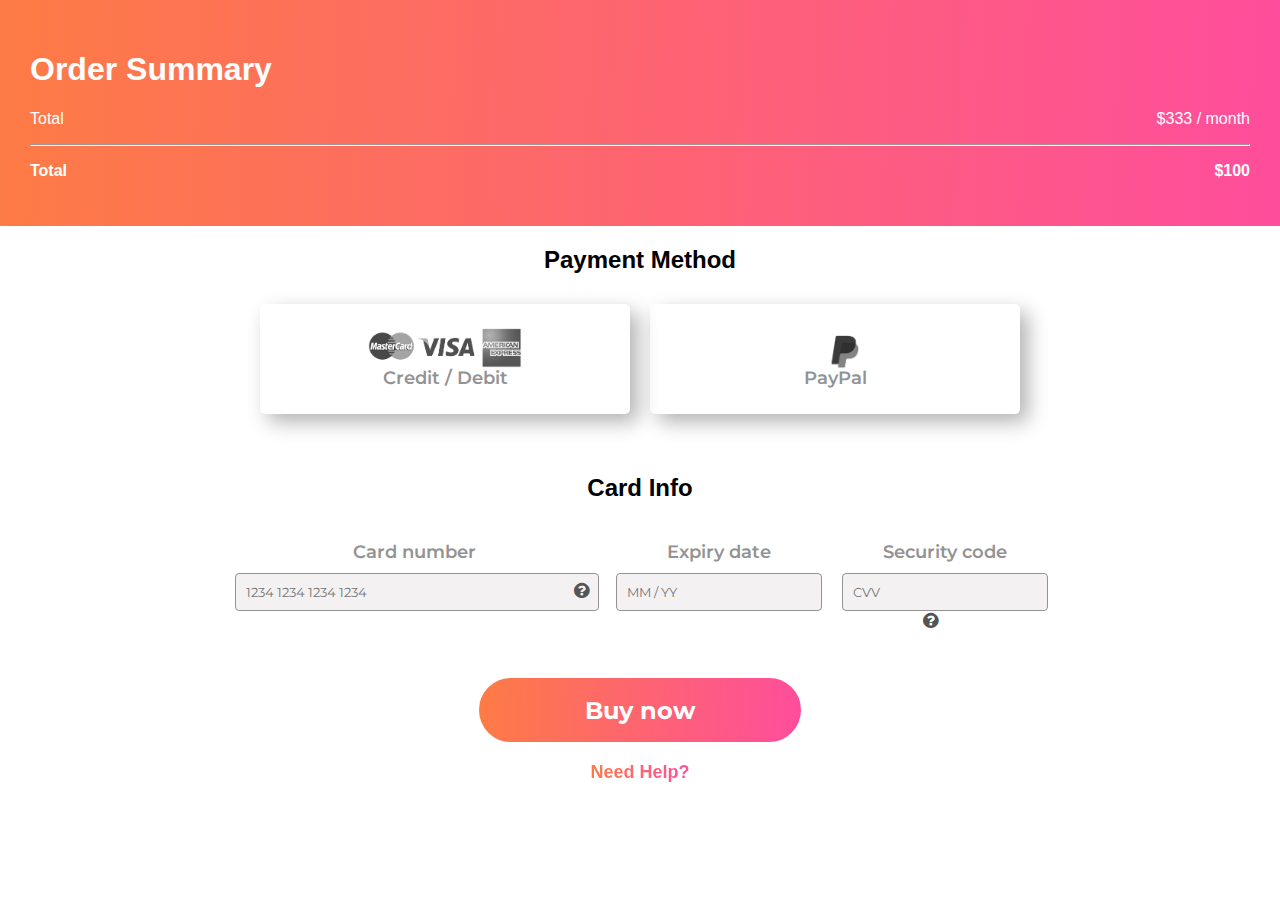
<file: index.html>
<!DOCTYPE html>
<html lang="en">
    <head>
        <meta charset="UTF-8" />
        <meta name="viewport" content="width=device-width, initial-scale=1.0" />
        <link rel="stylesheet" type="text/css" href="style.css" />
        <link
            href="https://fonts.googleapis.com/css?family=Montserrat"
            rel="stylesheet"
        />
        <link
            rel="stylesheet"
            href="https://cdnjs.cloudflare.com/ajax/libs/font-awesome/4.7.0/css/font-awesome.min.css"
        />
        <title>PAYMENT FORM</title>
    </head>
   
    <body>
        <header class="header">
            <h1>Order Summary</h1>
            <p class="header-row">Total<span>$333 / month</span></p>

            <hr />
            <p class="header-row">
                <strong>Total</strong><span><strong>$100</strong></span>
            </p>
        </header>

        <form class="main">
            <div class="container-pm">
                <h2>Payment Method</h2>
                <div class="container-imgs">
                    <div class="container-img">
                        <input
                            type="radio"
                            id="cards"
                            name="payment-method"
                            value="cards"
                        />

                        <label class="payment-option" for="cards">
                            <img src="./pictures/cards.png" alt="Cards" />
                            Credit / Debit</label
                        >
                    </div>
                    <div class="container-img">
                        <input
                            type="radio"
                            id="paypal"
                            name="payment-method"
                            value="paypal"
                        />

                        <label class="payment-option" for="paypal">
                            <img src="./pictures/paypal.png" alt="PayPal" />
                            PayPal</label
                        >
                    </div>
                </div>
            </div>

            <div class="container-card-info">
                <h2>Card Info</h2>
                <div class="card-infos">
                    <div class="card-info">
                        <label for="card-number">Card number</label>
                        <div>
                            <input
                                type="number"
                                id="card-number"
                                placeholder="1234 1234 1234 1234"
                                name="card-number"
                                required
                            /><i class="fa fa-question-circle"></i>
                        </div>
                    </div>

                    <div class="card-info">
                        <label for="exp-date">Expiry date</label>
                        <input
                            type="text"
                            pattern="\d{2}/\d{2}"
                            placeholder="MM / YY"
                            name="exp-date"
                            required
                        />
                    </div>

                    <div class="card-info">
                        <label for="sec-code">Security code</label>
                        <div>
                            <input
                                type="number"
                                placeholder="CVV"
                                name="sec-code"
                                required
                            />
                            <i class="fa fa-question-circle"></i>
                        </div>
                    </div>
                </div>
            </div>
            <div class="container-buy-now">
                <button type="submit" id="buy-now" value="Buy now">
                    Buy now
                </button>
                <p>Need Help?</p>
            </div>
        </form>
    </body>
</html>
</file>
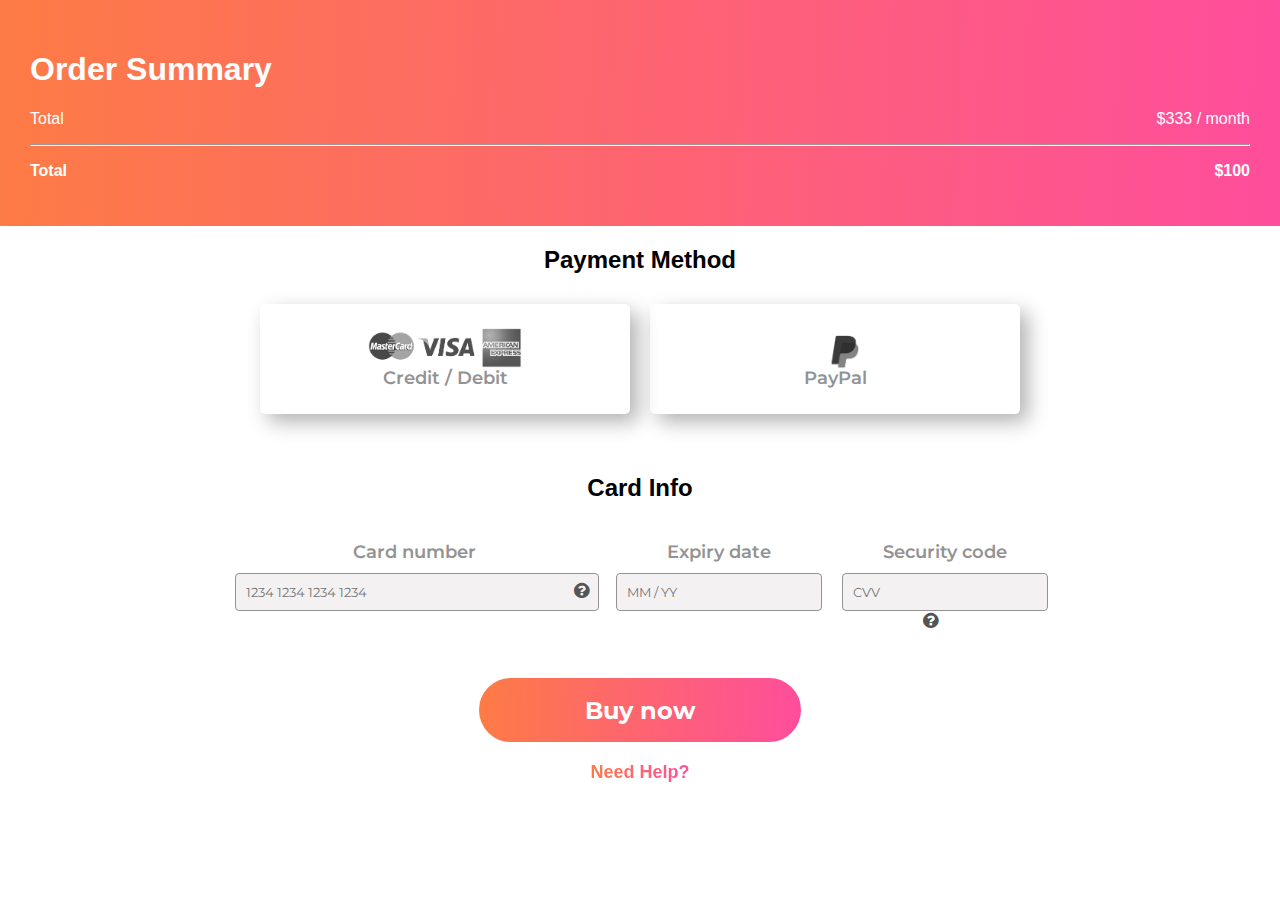
<file: indexr.html>
<!DOCTYPE html>
<html lang="en">
    <head>
        <meta charset="UTF-8" />
        <meta name="viewport" content="width=device-width, initial-scale=1.0" />
        <link rel="stylesheet" type="text/css" href="styles.css" />
        <link
            href="https://fonts.googleapis.com/css?family=Montserrat"
            rel="stylesheet"
        />
        <link
            rel="stylesheet"
            href="https://cdnjs.cloudflare.com/ajax/libs/font-awesome/4.7.0/css/font-awesome.min.css"
        />
        <title>PAYMENT FORM</title>
    </head>
   
    <body>
        <header class="header">
            <h1>Order Summary</h1>
            <p class="header-row">Total<span>$333 / month</span></p>

            <hr />
            <p class="header-row">
                <strong>Total</strong><span><strong>$100</strong></span>
            </p>
        </header>

        <form class="main">
            <div class="container-pm">
                <h2>Payment Method</h2>
                <div class="container-imgs">
                    <div class="container-img">
                        <input
                            type="radio"
                            id="cards"
                            name="payment-method"
                            value="cards"
                        />

                        <label class="payment-option" for="cards">
                            <img src="./pictures/cards.png" alt="Cards" />
                            Credit / Debit</label
                        >
                    </div>
                    <div class="container-img">
                        <input
                            type="radio"
                            id="paypal"
                            name="payment-method"
                            value="paypal"
                        />

                        <label class="payment-option" for="paypal">
                            <img src="./pictures/paypal.png" alt="PayPal" />
                            PayPal</label
                        >
                    </div>
                </div>
            </div>

            <div class="container-card-info">
                <h2>Card Info</h2>
                <div class="card-infos">
                    <div class="card-info">
                        <label for="card-number">Card number</label>
                        <div>
                            <input
                                type="number"
                                id="card-number"
                                placeholder="1234 1234 1234 1234"
                                name="card-number"
                                required
                            /><i class="fa fa-question-circle"></i>
                        </div>
                    </div>

                    <div class="card-info">
                        <label for="exp-date">Expiry date</label>
                        <input
                            type="text"
                            pattern="\d{2}/\d{2}"
                            placeholder="MM / YY"
                            name="exp-date"
                            required
                        />
                    </div>

                    <div class="card-info">
                        <label for="sec-code">Security code</label>
                        <div>
                            <input
                                type="number"
                                placeholder="CVV"
                                name="sec-code"
                                required
                            />
                            <i class="fa fa-question-circle"></i>
                        </div>
                    </div>
                </div>
            </div>
            <div class="container-buy-now">
                <button type="submit" id="buy-now" value="Buy now">
                    Buy now
                </button>
                <p>Need Help?</p>
            </div>
        </form>
    </body>
</html>
</file>
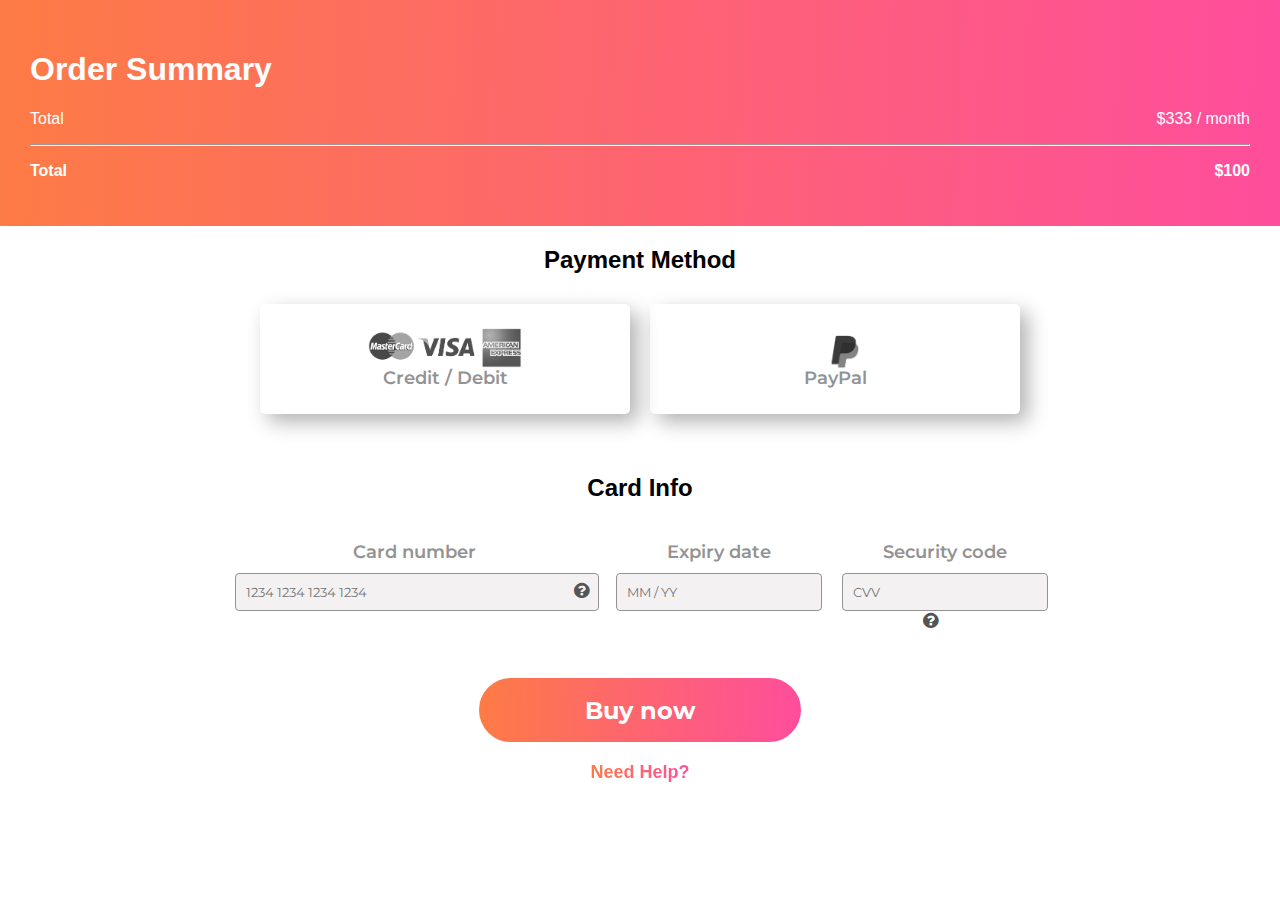
<file: order.html>
<!DOCTYPE html>
<html lang="en">
    <head>
        <meta charset="UTF-8" />
        <meta name="viewport" content="width=device-width, initial-scale=1.0" />
        <link rel="stylesheet" type="text/css" href="order.css" />
        <link
            href="https://fonts.googleapis.com/css?family=Montserrat"
            rel="stylesheet"
        />
        <link
            rel="stylesheet"
            href="https://cdnjs.cloudflare.com/ajax/libs/font-awesome/4.7.0/css/font-awesome.min.css"
        />
        <title>PAYMENT FORM</title>
    </head>
   
    <body>
        <header class="header">
            <h1>Order Summary</h1>
            <p class="header-row">Total<span>$333 / month</span></p>

            <hr />
            <p class="header-row">
                <strong>Total</strong><span><strong>$100</strong></span>
            </p>
        </header>

        <form class="main">
            <div class="container-pm">
                <h2>Payment Method</h2>
                <div class="container-imgs">
                    <div class="container-img">
                        <input
                            type="radio"
                            id="cards"
                            name="payment-method"
                            value="cards"
                        />

                        <label class="payment-option" for="cards">
                            <img src="./pictures/cards.png" alt="Cards" />
                            Credit / Debit</label
                        >
                    </div>
                    <div class="container-img">
                        <input
                            type="radio"
                            id="paypal"
                            name="payment-method"
                            value="paypal"
                        />

                        <label class="payment-option" for="paypal">
                            <img src="./pictures/paypal.png" alt="PayPal" />
                            PayPal</label
                        >
                    </div>
                </div>
            </div>

            <div class="container-card-info">
                <h2>Card Info</h2>
                <div class="card-infos">
                    <div class="card-info">
                        <label for="card-number">Card number</label>
                        <div>
                            <input
                                type="number"
                                id="card-number"
                                placeholder="1234 1234 1234 1234"
                                name="card-number"
                                required
                            /><i class="fa fa-question-circle"></i>
                        </div>
                    </div>

                    <div class="card-info">
                        <label for="exp-date">Expiry date</label>
                        <input
                            type="text"
                            pattern="\d{2}/\d{2}"
                            placeholder="MM / YY"
                            name="exp-date"
                            required
                        />
                    </div>

                    <div class="card-info">
                        <label for="sec-code">Security code</label>
                        <div>
                            <input
                                type="number"
                                placeholder="CVV"
                                name="sec-code"
                                required
                            />
                            <i class="fa fa-question-circle"></i>
                        </div>
                    </div>
                </div>
            </div>
            <div class="container-buy-now">
                <button type="submit" id="buy-now" value="Buy now">
                    Buy now
                </button>
                <p>Need Help?</p>
            </div>
        </form>
    </body>
</html>
</file>
<file: style.css>
body {
  font-family: Arial;
  margin: 0;
  padding: 0;
}
h2 {
  font-size: 24px;
  font-weight: 700;
  text-align: center;
}
header {
  background: linear-gradient(92.74deg, #fd7b46 1.15%, #fe4e9b 98.48%);
  color: #fff;
  padding: 30px;
}

.header-row {
  display: flex;
  justify-content: space-between;
}

.main {
  width: 100%;
  display: flex;
  flex-direction: column;
}
/* Style for debit cards and paypal */
.container-imgs {
  display: flex;
  justify-content: center;
}
img {
  height: 40px;
  display: block;
}
/* Style for payment options */
.payment-option {
  display: flex;
  align-items: center;
  justify-content: center;
  flex-direction: column;
  cursor: pointer;
  border: 2px solid transparent;
  border-radius: 5px;
  width: 100%;
  height: 100%;
  transition: border-color 0.3s ease;
}

/* Style for payment option images */
.payment-option img {
  display: block;
  filter: grayscale(100%);
  /* Add transition for smooth effect */
  transition: filter 0.3s ease;
}

/* Hide radio buttons */
input[type="radio"] {
  display: none;
}

/* When radio button is checked, change border color of the corresponding payment option */
input[type="radio"]:checked + .payment-option {
  border: 4px solid #fe4e9b;
}
/* When radio button is checked, change the color of selected image */
input[type="radio"]:checked + .payment-option img {
  filter: grayscale(0%);
}

.container-img {
  display: flex;
  align-items: center;
  justify-content: center;
  flex-direction: column;
  width: 370px;
  height: 110px;
  border-radius: 5px;
  font-family: Montserrat;
  font-size: 18px;
  font-weight: 600;
  line-height: 21.94px;
  text-align: center;
  color: #939393;
  margin: 10px;
  box-shadow: 8px 8px 20px 0px #0000004d;
}

.container-card-info {
  width: 100%;
  margin: 30px 0;
}

.card-infos {
  display: flex;
  justify-content: center;
  flex-wrap: wrap;
}
.card-info {
  display: flex;
  flex-direction: column;
  margin: 10px;
  color: #939393;
  font-family: Montserrat;
  font-size: 18px;
  font-weight: 600;
  line-height: 21.94px;
  text-align: center;
}
.card-info label {
  margin: 10px 0;
}
.card-info input {
  background: #f3f1f2;
  padding: 10px;
  font-family: Montserrat;
  border-radius: 4px;
  border: 1px solid #939393;
}
.card-info #card-number {
  width: 342px;
}
.fa-question-circle {
  width: 24px;
  height: 24px;
  color: #555555;
  margin-left: -30px;
}
.container-buy-now {
  display: flex;
  justify-content: center;
  align-items: center;
  flex-direction: column;
}

#buy-now {
  background: linear-gradient(92.74deg, #fd7b46 1.15%, #fe4e9b 98.48%);
  width: 326px;
  height: 68px;
  color: #fff;
  border: 2px #fff solid;
  font-weight: 700;
  font-family: Montserrat;
  border-radius: 40px;
  font-size: 24px;
  font-weight: 700;
  line-height: 29.26px;
  text-align: center;
  cursor: pointer;
}
.container-buy-now p {
  background-image: linear-gradient(92.74deg, #fd7b46 1.15%, #fe4e9b 98.48%);
  background-clip: text;
  color: transparent; /* Hide the original text */
  font-weight: 700;
  font-family: arial;
  font-size: 18px;
}
</file>
<file: styles.css>
body {
  font-family: Arial;
  margin: 0;
  padding: 0;
}
h2 {
  font-size: 24px;
  font-weight: 700;
  text-align: center;
}
header {
  background: linear-gradient(92.74deg, #fd7b46 1.15%, #fe4e9b 98.48%);
  color: #fff;
  padding: 30px;
}

.header-row {
  display: flex;
  justify-content: space-between;
}

.main {
  width: 100%;
  display: flex;
  flex-direction: column;
}
/* Style for debit cards and paypal */
.container-imgs {
  display: flex;
  justify-content: center;
}
img {
  height: 40px;
  display: block;
}
/* Style for payment options */
.payment-option {
  display: flex;
  align-items: center;
  justify-content: center;
  flex-direction: column;
  cursor: pointer;
  border: 2px solid transparent;
  border-radius: 5px;
  width: 100%;
  height: 100%;
  transition: border-color 0.3s ease;
}

/* Style for payment option images */
.payment-option img {
  display: block;
  filter: grayscale(100%);
  /* Add transition for smooth effect */
  transition: filter 0.3s ease;
}

/* Hide radio buttons */
input[type="radio"] {
  display: none;
}

/* When radio button is checked, change border color of the corresponding payment option */
input[type="radio"]:checked + .payment-option {
  border: 4px solid #fe4e9b;
}
/* When radio button is checked, change the color of selected image */
input[type="radio"]:checked + .payment-option img {
  filter: grayscale(0%);
}

.container-img {
  display: flex;
  align-items: center;
  justify-content: center;
  flex-direction: column;
  width: 370px;
  height: 110px;
  border-radius: 5px;
  font-family: Montserrat;
  font-size: 18px;
  font-weight: 600;
  line-height: 21.94px;
  text-align: center;
  color: #939393;
  margin: 10px;
  box-shadow: 8px 8px 20px 0px #0000004d;
}

.container-card-info {
  width: 100%;
  margin: 30px 0;
}

.card-infos {
  display: flex;
  justify-content: center;
  flex-wrap: wrap;
}
.card-info {
  display: flex;
  flex-direction: column;
  margin: 10px;
  color: #939393;
  font-family: Montserrat;
  font-size: 18px;
  font-weight: 600;
  line-height: 21.94px;
  text-align: center;
}
.card-info label {
  margin: 10px 0;
}
.card-info input {
  background: #f3f1f2;
  padding: 10px;
  font-family: Montserrat;
  border-radius: 4px;
  border: 1px solid #939393;
}
.card-info #card-number {
  width: 342px;
}
.fa-question-circle {
  width: 24px;
  height: 24px;
  color: #555555;
  margin-left: -30px;
}
.container-buy-now {
  display: flex;
  justify-content: center;
  align-items: center;
  flex-direction: column;
}

#buy-now {
  background: linear-gradient(92.74deg, #fd7b46 1.15%, #fe4e9b 98.48%);
  width: 326px;
  height: 68px;
  color: #fff;
  border: 2px #fff solid;
  font-weight: 700;
  font-family: Montserrat;
  border-radius: 40px;
  font-size: 24px;
  font-weight: 700;
  line-height: 29.26px;
  text-align: center;
  cursor: pointer;
}
.container-buy-now p {
  background-image: linear-gradient(92.74deg, #fd7b46 1.15%, #fe4e9b 98.48%);
  background-clip: text;
  color: transparent; /* Hide the original text */
  font-weight: 700;
  font-family: arial;
  font-size: 18px;
}
</file>
<file: order.css>
body {
  font-family: Arial;
  margin: 0;
  padding: 0;
}
h2 {
  font-size: 24px;
  font-weight: 700;
  text-align: center;
}
header {
  background: linear-gradient(92.74deg, #fd7b46 1.15%, #fe4e9b 98.48%);
  color: #fff;
  padding: 30px;
}

.header-row {
  display: flex;
  justify-content: space-between;
}

.main {
  width: 100%;
  display: flex;
  flex-direction: column;
}
/* Style for debit cards and paypal */
.container-imgs {
  display: flex;
  justify-content: center;
}
img {
  height: 40px;
  display: block;
}
/* Style for payment options */
.payment-option {
  display: flex;
  align-items: center;
  justify-content: center;
  flex-direction: column;
  cursor: pointer;
  border: 2px solid transparent;
  border-radius: 5px;
  width: 100%;
  height: 100%;
  transition: border-color 0.3s ease;
}

/* Style for payment option images */
.payment-option img {
  display: block;
  filter: grayscale(100%);
  /* Add transition for smooth effect */
  transition: filter 0.3s ease;
}

/* Hide radio buttons */
input[type="radio"] {
  display: none;
}

/* When radio button is checked, change border color of the corresponding payment option */
input[type="radio"]:checked + .payment-option {
  border: 4px solid #fe4e9b;
}
/* When radio button is checked, change the color of selected image */
input[type="radio"]:checked + .payment-option img {
  filter: grayscale(0%);
}

.container-img {
  display: flex;
  align-items: center;
  justify-content: center;
  flex-direction: column;
  width: 370px;
  height: 110px;
  border-radius: 5px;
  font-family: Montserrat;
  font-size: 18px;
  font-weight: 600;
  line-height: 21.94px;
  text-align: center;
  color: #939393;
  margin: 10px;
  box-shadow: 8px 8px 20px 0px #0000004d;
}

.container-card-info {
  width: 100%;
  margin: 30px 0;
}

.card-infos {
  display: flex;
  justify-content: center;
  flex-wrap: wrap;
}
.card-info {
  display: flex;
  flex-direction: column;
  margin: 10px;
  color: #939393;
  font-family: Montserrat;
  font-size: 18px;
  font-weight: 600;
  line-height: 21.94px;
  text-align: center;
}
.card-info label {
  margin: 10px 0;
}
.card-info input {
  background: #f3f1f2;
  padding: 10px;
  font-family: Montserrat;
  border-radius: 4px;
  border: 1px solid #939393;
}
.card-info #card-number {
  width: 342px;
}
.fa-question-circle {
  width: 24px;
  height: 24px;
  color: #555555;
  margin-left: -30px;
}
.container-buy-now {
  display: flex;
  justify-content: center;
  align-items: center;
  flex-direction: column;
}

#buy-now {
  background: linear-gradient(92.74deg, #fd7b46 1.15%, #fe4e9b 98.48%);
  width: 326px;
  height: 68px;
  color: #fff;
  border: 2px #fff solid;
  font-weight: 700;
  font-family: Montserrat;
  border-radius: 40px;
  font-size: 24px;
  font-weight: 700;
  line-height: 29.26px;
  text-align: center;
  cursor: pointer;
}
.container-buy-now p {
  background-image: linear-gradient(92.74deg, #fd7b46 1.15%, #fe4e9b 98.48%);
  background-clip: text;
  color: transparent; /* Hide the original text */
  font-weight: 700;
  font-family: arial;
  font-size: 18px;
}
</file>
